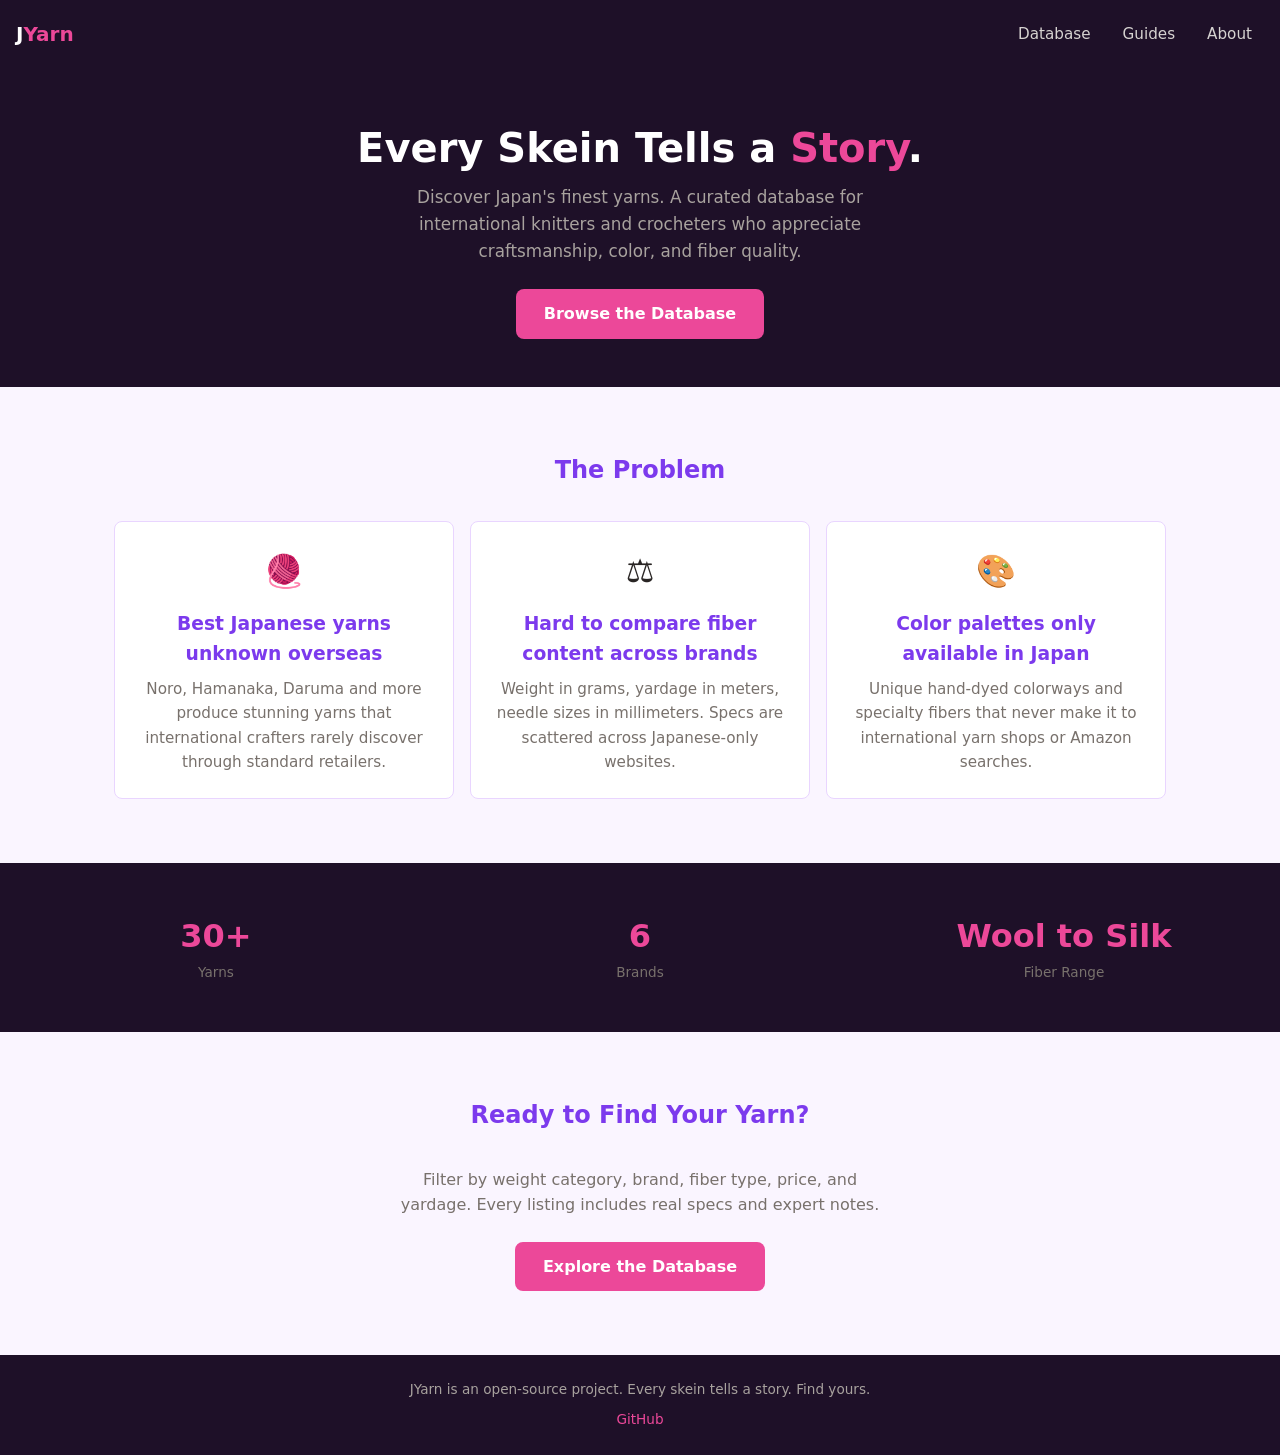
<file: index.html>
<!DOCTYPE html>
<html lang="en">
<head>
<meta charset="UTF-8">
<meta name="viewport" content="width=device-width,initial-scale=1">
<title>JYarn - Japanese Yarn Curation Database</title>
<meta name="description" content="A curated database of Japanese yarns for international knitters and crocheters. Compare fiber content, yardage, and find your perfect skein.">
<meta property="og:title" content="JYarn - Japanese Yarn Curation Database">
<meta property="og:description" content="A curated database of Japanese yarns for international knitters and crocheters.">
<meta property="og:type" content="website">
<meta property="og:url" content="https://humancronadmin.github.io/j-yarn/">
<link rel="canonical" href="https://humancronadmin.github.io/j-yarn/">
<link rel="icon" href="favicon.svg" type="image/svg+xml">
<link rel="stylesheet" href="css/style.css">
<script async src="https://www.googletagmanager.com/gtag/js?id=G-MXKH7PSKC2"></script>
<script>window.dataLayer=window.dataLayer||[];function gtag(){dataLayer.push(arguments);}gtag("js",new Date());gtag("config","G-MXKH7PSKC2");</script>
<script type="text/javascript">(function(c,l,a,r,i,t,y){c[a]=c[a]||function(){(c[a].q=c[a].q||[]).push(arguments)};t=l.createElement(r);t.async=1;t.src="https://www.clarity.ms/tag/"+i;y=l.getElementsByTagName(r)[0];y.parentNode.insertBefore(t,y);})(window, document, "clarity", "script", "wa1jxs6bmh");</script>

<script type="application/ld+json">{"@context":"https://schema.org","@type":"WebSite","name":"JYarn","url":"https://humancronadmin.github.io/j-yarn/","description":"JYarn - Japanese yarn brands, knitting needles, crochet hooks, Hamanaka, Clover, Daruma yarn, amigurumi supp","inLanguage":"en","potentialAction":{"@type":"SearchAction","target":{"@type":"EntryPoint","urlTemplate":"https://humancronadmin.github.io/j-yarn/?q={search_term_string}"},"query-input":"required name=search_term_string"}}</script>
<script type="application/ld+json">{"@context":"https://schema.org","@type":"CollectionPage","name":"JYarn","url":"https://humancronadmin.github.io/j-yarn/","description":"JYarn - Japanese yarn brands, knitting needles, crochet hooks, Hamanaka, Clover, Daruma yarn, amigurumi supp","about":{"@type":"Thing","name":"Japanese yarn brands"},"audience":{"@type":"Audience","audienceType":"knitters and crocheters worldwide interested in Japanese yarn and tools"},"isAccessibleForFree":true,"inLanguage":"en"}</script>
<script type="application/ld+json">{"@context":"https://schema.org","@type":"BreadcrumbList","itemListElement":[{"@type":"ListItem","position":1,"name":"Home","item":"https://humancronadmin.github.io/j-yarn/"}]}</script>
</head>
<body>
<nav class="nav">
  <a href="index.html" class="nav-brand">J<span>Yarn</span></a>
  <div class="nav-links">
    <a href="database.html">Database</a>
    <a href="#guides">Guides</a>
    <a href="#about">About</a>
  </div>
</nav>
<section class="hero">
  <h1>Every Skein Tells a <em>Story</em>.</h1>
  <p>Discover Japan's finest yarns. A curated database for international knitters and crocheters who appreciate craftsmanship, color, and fiber quality.</p>
  <a href="database.html" class="btn btn-primary">Browse the Database</a>
</section>
<section class="section">
  <h2 class="section-title">The Problem</h2>
  <div class="problem-grid" id="problems"></div>
</section>
<section class="section" style="background:var(--dark);color:#FFF;max-width:none;padding:48px 16px">
  <div class="stats-row" id="stats"></div>
</section>
<section class="section" style="text-align:center">
  <h2 class="section-title">Ready to Find Your Yarn?</h2>
  <p style="color:var(--muted);margin-bottom:24px;max-width:480px;margin-left:auto;margin-right:auto">Filter by weight category, brand, fiber type, price, and yardage. Every listing includes real specs and expert notes.</p>
  <a href="database.html" class="btn btn-primary">Explore the Database</a>
</section>
<footer class="footer" id="about">
  <p>JYarn is an open-source project. Every skein tells a story. Find yours.</p>
  <p style="margin-top:8px"><a href="https://github.com/humancronadmin">GitHub</a></p>
</footer>
<script>
const problems=[
  {icon:"\uD83E\uDDF6",title:"Best Japanese yarns unknown overseas",desc:"Noro, Hamanaka, Daruma and more produce stunning yarns that international crafters rarely discover through standard retailers."},
  {icon:"\u2696\uFE0F",title:"Hard to compare fiber content across brands",desc:"Weight in grams, yardage in meters, needle sizes in millimeters. Specs are scattered across Japanese-only websites."},
  {icon:"\uD83C\uDFA8",title:"Color palettes only available in Japan",desc:"Unique hand-dyed colorways and specialty fibers that never make it to international yarn shops or Amazon searches."}
];
const stats=[
  {num:"30+",label:"Yarns"},
  {num:"6",label:"Brands"},
  {num:"Wool to Silk",label:"Fiber Range"}
];
document.getElementById("problems").innerHTML=problems.map(p=>`<div class="problem-card"><div class="icon">${p.icon}</div><h3>${p.title}</h3><p>${p.desc}</p></div>`).join("");
document.getElementById("stats").innerHTML=stats.map(s=>`<div class="stat"><div class="num">${s.num}</div><div class="label">${s.label}</div></div>`).join("");
</script>
</body>
</html>
</file>
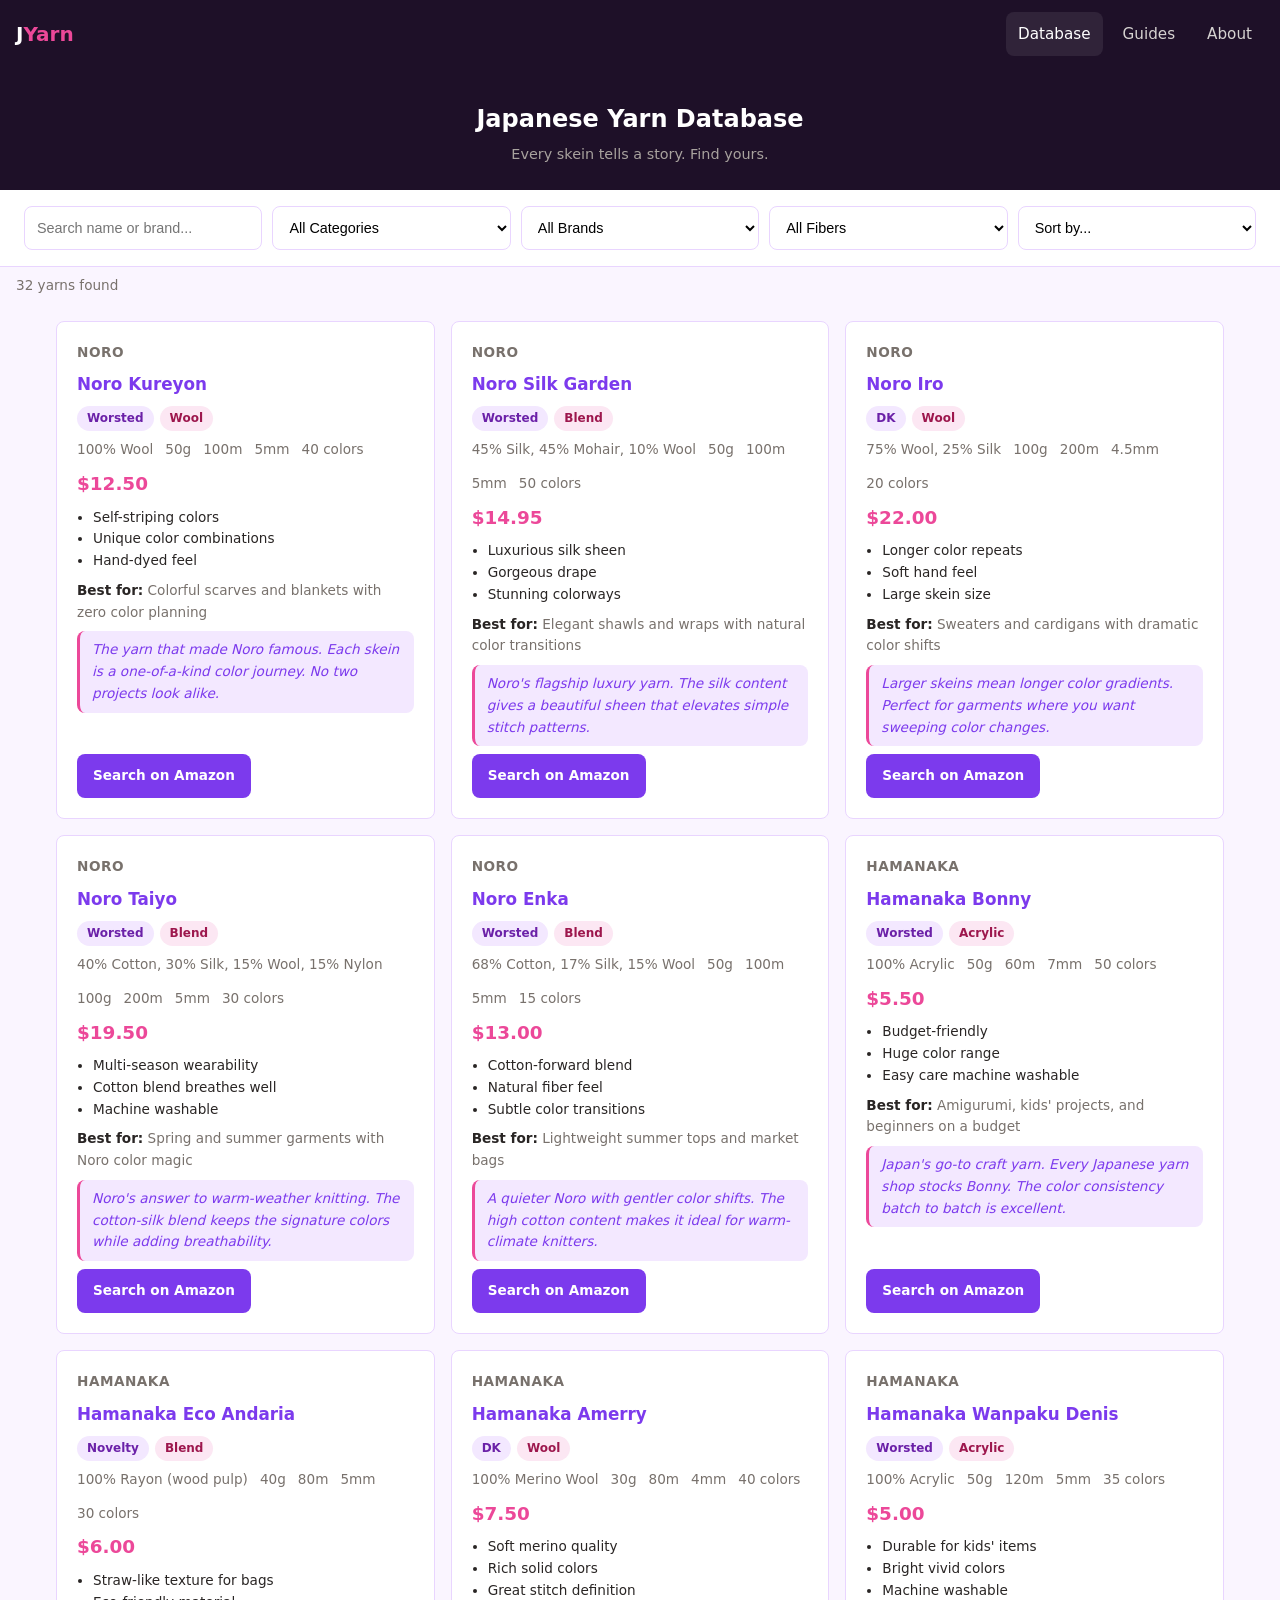
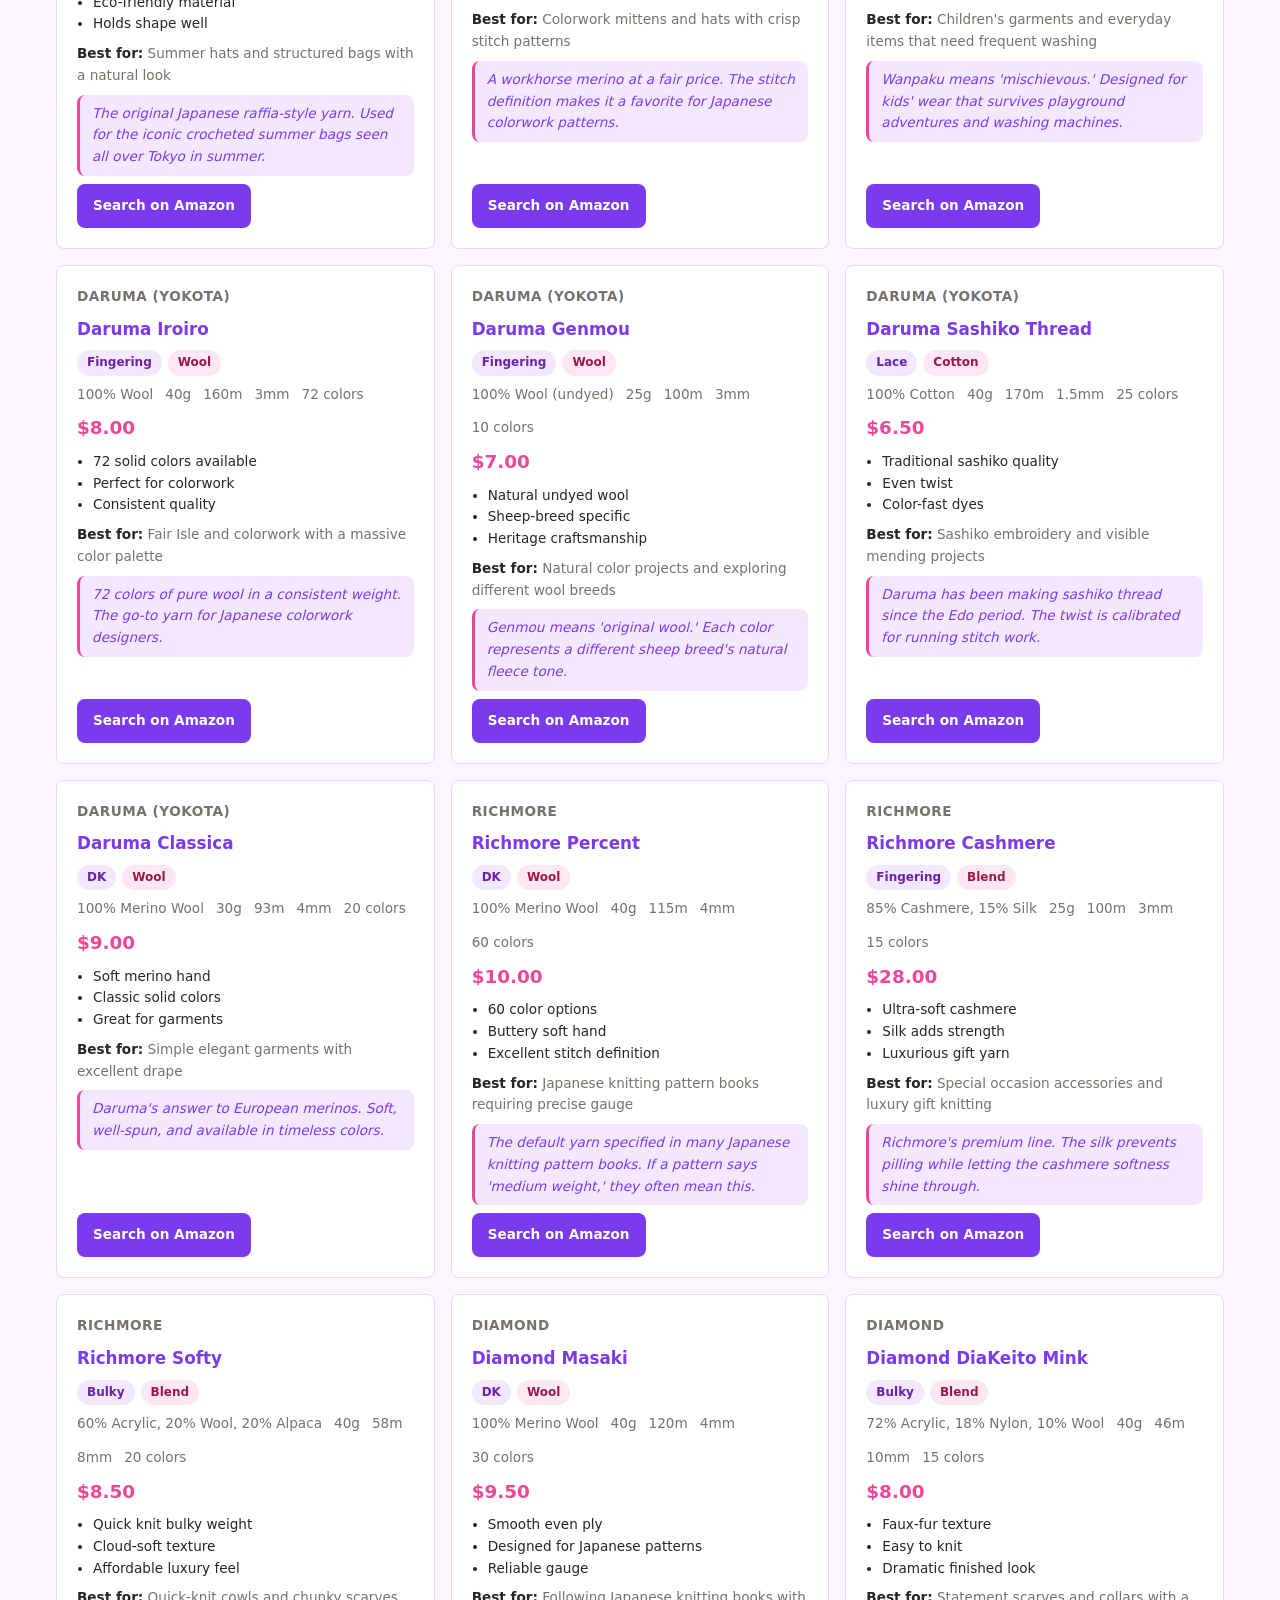
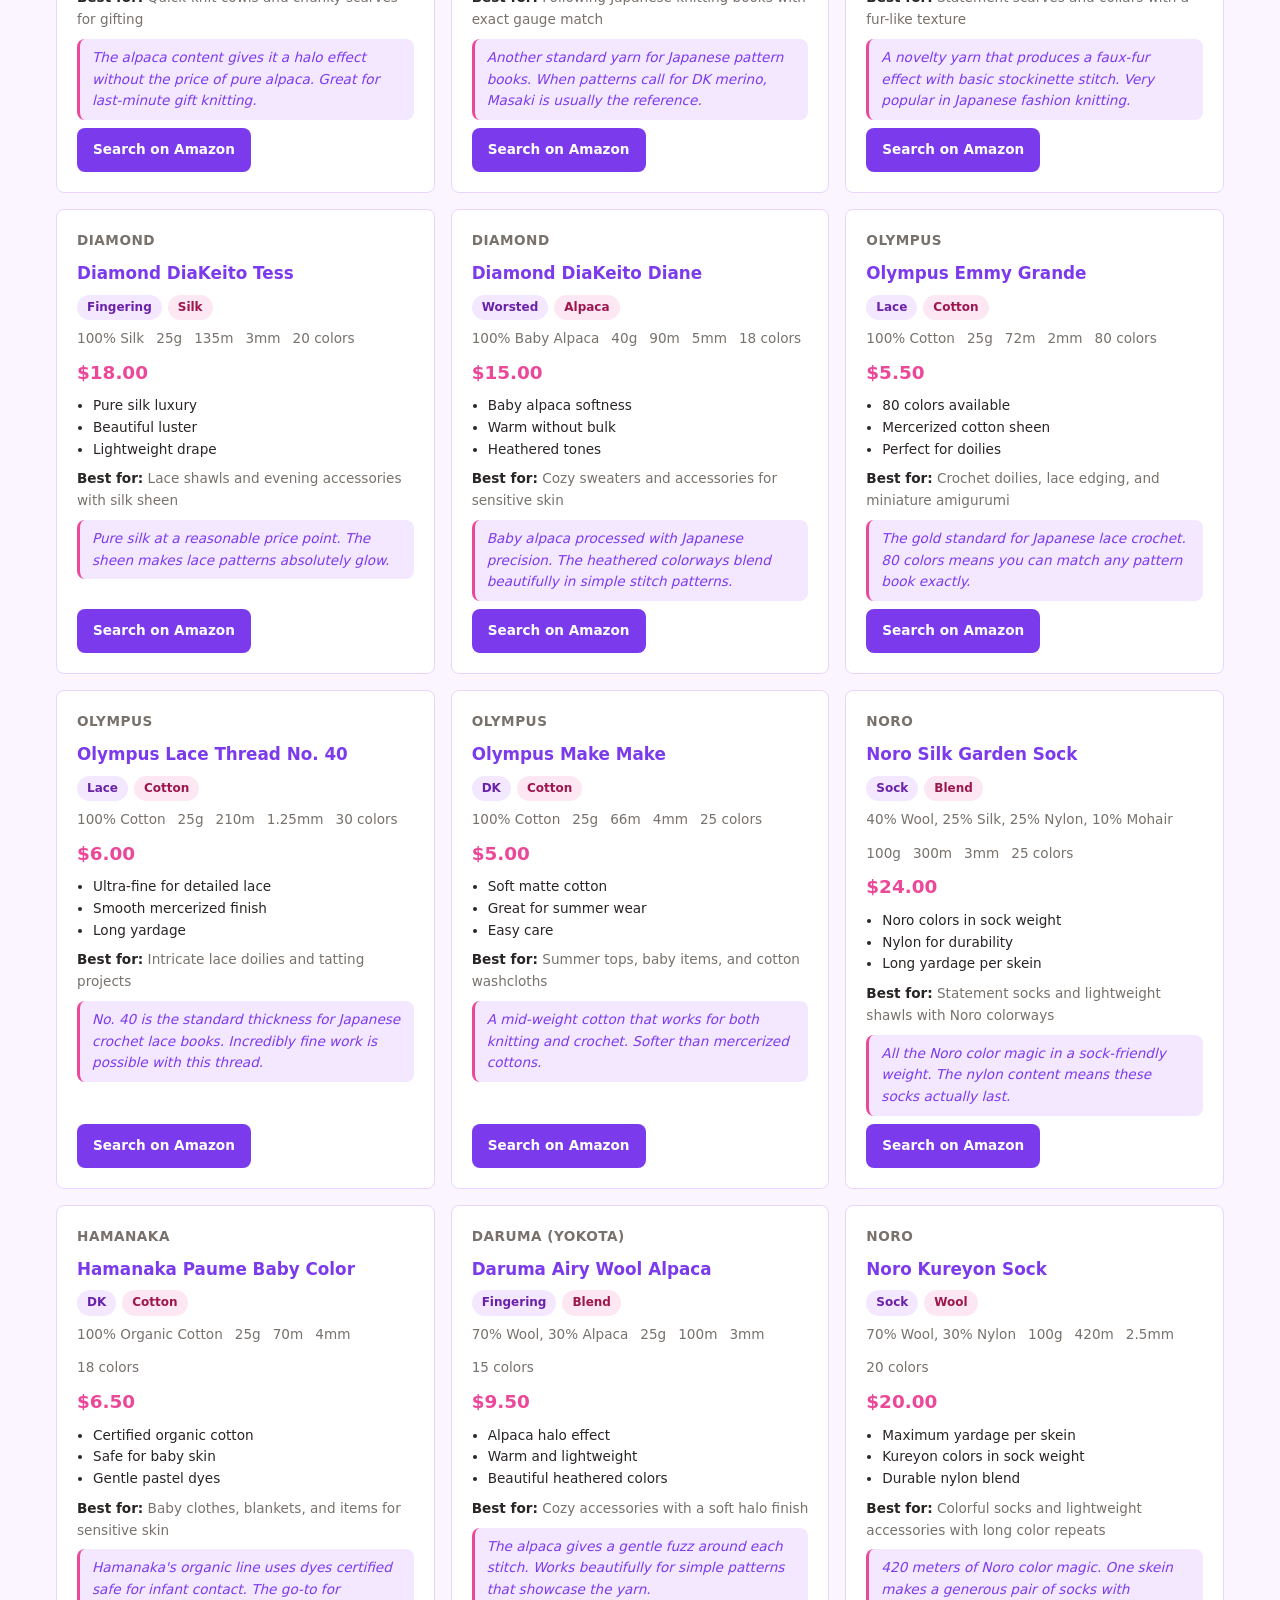
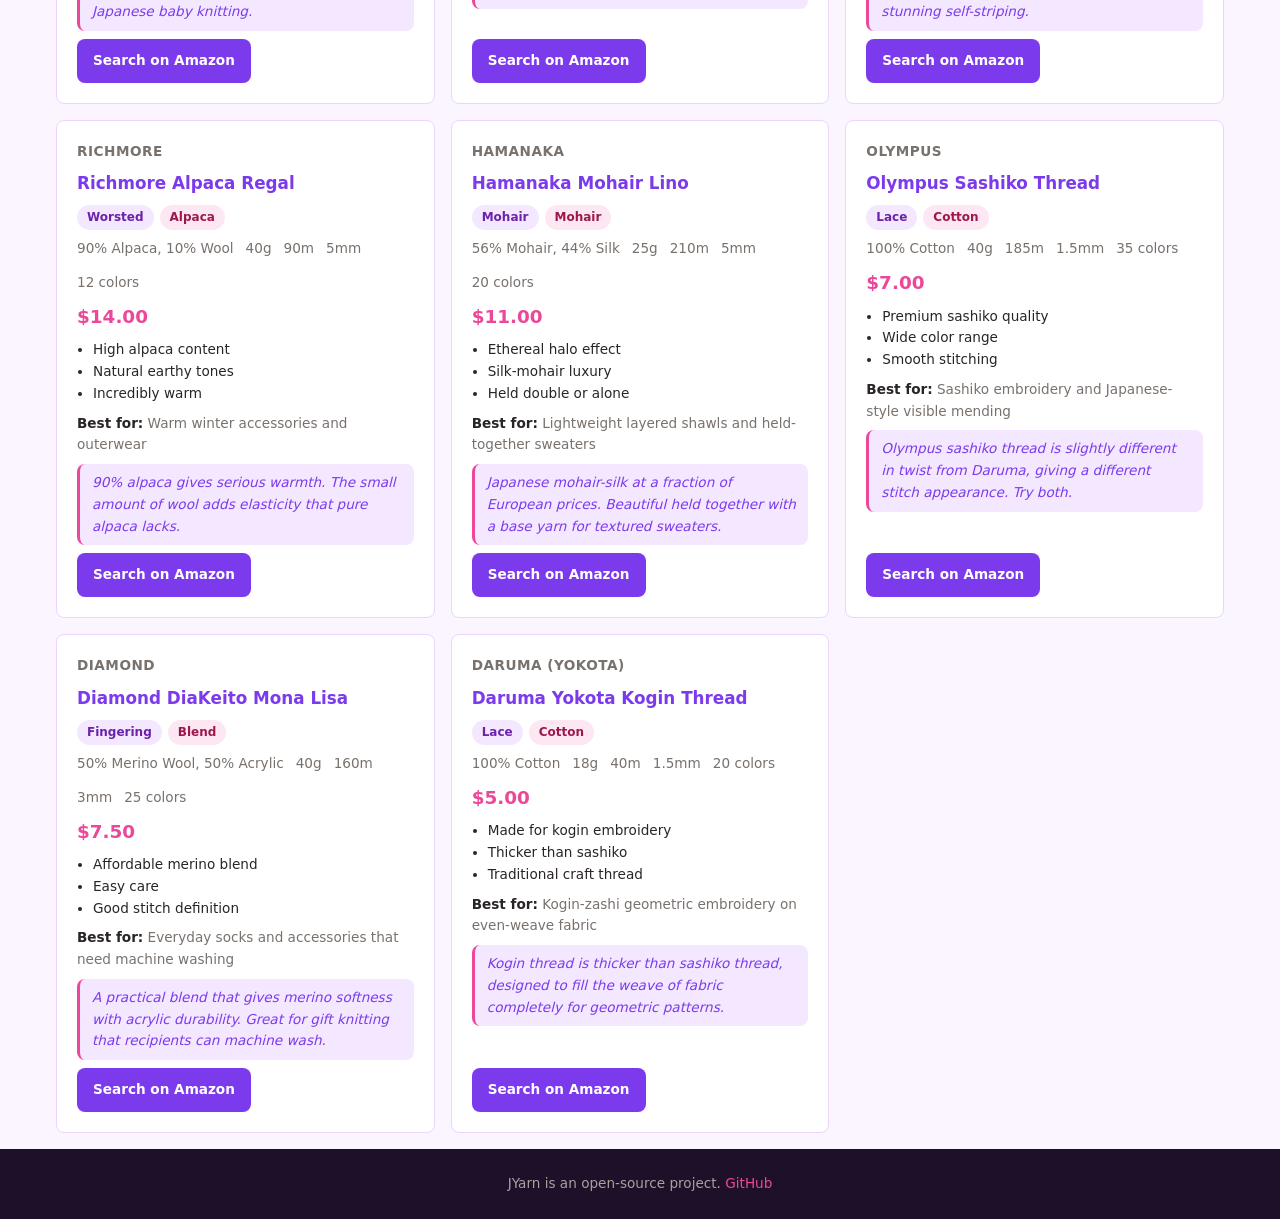
<file: database.html>
<!DOCTYPE html>
<html lang="en">
<head>
<meta charset="UTF-8">
<meta name="viewport" content="width=device-width,initial-scale=1">
<title>Database - JYarn</title>
<meta name="description" content="Browse and filter 30+ Japanese yarns. Compare fiber content, yardage, needle sizes, and prices from Noro, Hamanaka, Daruma, and more.">
<meta property="og:title" content="JYarn - Japanese Yarn Database">
<meta property="og:description" content="Browse and filter 30+ Japanese yarns by weight category, brand, fiber type, and price.">
<meta property="og:type" content="website">
<meta property="og:url" content="https://humancronadmin.github.io/j-yarn/database.html">
<link rel="canonical" href="https://humancronadmin.github.io/j-yarn/database.html">
<link rel="icon" href="favicon.svg" type="image/svg+xml">
<link rel="stylesheet" href="css/style.css">
<script async src="https://www.googletagmanager.com/gtag/js?id=G-MXKH7PSKC2"></script>
<script>window.dataLayer=window.dataLayer||[];function gtag(){dataLayer.push(arguments);}gtag("js",new Date());gtag("config","G-MXKH7PSKC2");</script>
<script type="text/javascript">(function(c,l,a,r,i,t,y){c[a]=c[a]||function(){(c[a].q=c[a].q||[]).push(arguments)};t=l.createElement(r);t.async=1;t.src="https://www.clarity.ms/tag/"+i;y=l.getElementsByTagName(r)[0];y.parentNode.insertBefore(t,y);})(window, document, "clarity", "script", "wa1jxs6bmh");</script>
</head>
<body>
<nav class="nav">
  <a href="index.html" class="nav-brand">J<span>Yarn</span></a>
  <div class="nav-links">
    <a href="database.html" class="active">Database</a>
    <a href="index.html#guides">Guides</a>
    <a href="index.html#about">About</a>
  </div>
</nav>
<div class="db-header">
  <h1>Japanese Yarn Database</h1>
  <p>Every skein tells a story. Find yours.</p>
</div>
<div class="filters">
  <input type="search" id="search" placeholder="Search name or brand...">
  <select id="category"><option value="">All Categories</option></select>
  <select id="brand"><option value="">All Brands</option></select>
  <select id="fiber"><option value="">All Fibers</option></select>
  <select id="sort">
    <option value="">Sort by...</option>
    <option value="price-asc">Price: Low to High</option>
    <option value="price-desc">Price: High to Low</option>
    <option value="yardage-asc">Yardage: Low to High</option>
    <option value="yardage-desc">Yardage: High to Low</option>
  </select>
</div>
<div class="result-count" id="resultCount"></div>
<div class="product-grid" id="grid"></div>
<footer class="footer">
  <p>JYarn is an open-source project. <a href="https://github.com/humancronadmin">GitHub</a></p>
</footer>
<script src="js/database.js"></script>
</body>
</html>
</file>
<file: css/style.css>
*,*::before,*::after{box-sizing:border-box;margin:0;padding:0}
:root{--purple:#7C3AED;--pink:#EC4899;--dark:#1E1028;--light:#FAF5FF;--card:#FFFFFF;--text:#292524;--muted:#78716C;--border:#E9D5FF;--radius:8px}
body{font-family:'Segoe UI',system-ui,-apple-system,sans-serif;color:var(--text);background:var(--light);line-height:1.6}
a{color:var(--purple);text-decoration:none}
a:hover{color:var(--pink)}

/* NAV */
.nav{background:var(--dark);padding:12px 16px;display:flex;align-items:center;justify-content:space-between;position:sticky;top:0;z-index:100}
.nav-brand{color:#FFF;font-size:1.25rem;font-weight:700}
.nav-brand span{color:var(--pink)}
.nav-links{display:flex;gap:8px}
.nav-links a{color:#D6D3D1;font-size:.9rem;padding:10px 12px;min-height:44px;display:flex;align-items:center;border-radius:var(--radius)}
.nav-links a:hover,.nav-links a.active{color:#FFF;background:rgba(255,255,255,.08)}

/* HERO */
.hero{background:var(--dark);color:#FFF;padding:56px 16px 48px;text-align:center}
.hero h1{font-size:2rem;margin-bottom:12px;line-height:1.2}
.hero h1 em{color:var(--pink);font-style:normal}
.hero p{color:#A8A29E;font-size:1.05rem;max-width:520px;margin:0 auto 24px}
.btn{display:inline-flex;align-items:center;justify-content:center;min-height:44px;padding:12px 28px;border-radius:var(--radius);font-weight:600;font-size:1rem;cursor:pointer;border:none;transition:background .2s}
.btn-primary{background:var(--pink);color:#FFF}
.btn-primary:hover{background:#DB2777;color:#FFF}

/* SECTIONS */
.section{padding:48px 16px;max-width:1100px;margin:0 auto}
.section-title{font-size:1.5rem;color:var(--purple);text-align:center;margin-bottom:32px}

/* PROBLEM CARDS */
.problem-grid{display:grid;gap:16px}
.problem-card{background:var(--card);border:1px solid var(--border);border-radius:var(--radius);padding:24px;text-align:center}
.problem-card .icon{font-size:2rem;margin-bottom:12px}
.problem-card h3{color:var(--purple);margin-bottom:8px}
.problem-card p{color:var(--muted);font-size:.95rem}

/* STATS */
.stats-row{display:flex;flex-wrap:wrap;justify-content:center;gap:24px;text-align:center}
.stat{flex:1;min-width:120px}
.stat .num{font-size:2rem;font-weight:700;color:var(--pink)}
.stat .label{font-size:.85rem;color:var(--muted)}

/* FOOTER */
.footer{background:var(--dark);color:#A8A29E;padding:24px 16px;text-align:center;font-size:.85rem}
.footer a{color:var(--pink)}

/* DATABASE PAGE */
.db-header{background:var(--dark);color:#FFF;padding:32px 16px 24px;text-align:center}
.db-header h1{font-size:1.5rem;margin-bottom:4px}
.db-header p{color:#A8A29E;font-size:.9rem}

.filters{background:var(--card);border-bottom:1px solid var(--border);padding:16px;display:flex;flex-wrap:wrap;gap:10px;position:sticky;top:52px;z-index:90}
.filters select,.filters input{min-height:44px;padding:8px 12px;border:1px solid var(--border);border-radius:var(--radius);font-size:.9rem;background:#FFF;flex:1;min-width:140px}
.filters input[type="search"]{min-width:200px}
.result-count{padding:8px 16px;font-size:.85rem;color:var(--muted)}

.product-grid{display:grid;gap:16px;padding:16px;max-width:1200px;margin:0 auto}
.product-card{background:var(--card);border:1px solid var(--border);border-radius:var(--radius);padding:20px;display:flex;flex-direction:column;gap:8px}
.product-card h3{font-size:1.05rem;color:var(--purple)}
.product-card .brand{font-size:.85rem;color:var(--muted);font-weight:600;text-transform:uppercase;letter-spacing:.5px}
.badges{display:flex;flex-wrap:wrap;gap:6px}
.badge{display:inline-block;padding:3px 10px;border-radius:20px;font-size:.75rem;font-weight:600}
.badge-cat{background:#F3E8FF;color:#6B21A8}
.badge-fiber{background:#FCE7F3;color:#9D174D}
.product-meta{display:flex;flex-wrap:wrap;gap:12px;font-size:.85rem;color:var(--muted)}
.product-meta span{display:flex;align-items:center;gap:4px}
.product-price{font-size:1.15rem;font-weight:700;color:var(--pink)}
.product-pros{font-size:.85rem;color:var(--text)}
.product-pros li{margin-left:16px}
.product-best{font-size:.85rem;color:var(--muted)}
.product-best strong{color:var(--text)}
.expert-note{font-size:.85rem;font-style:italic;color:var(--purple);background:#F3E8FF;padding:8px 12px;border-radius:var(--radius);border-left:3px solid var(--pink)}
.product-link{margin-top:auto}
.product-link a{display:inline-flex;align-items:center;justify-content:center;min-height:44px;padding:8px 16px;background:var(--purple);color:#FFF;border-radius:var(--radius);font-size:.85rem;font-weight:600}
.product-link a:hover{background:#6D28D9;color:#FFF}

/* RESPONSIVE */
@media(min-width:480px){
  .hero h1{font-size:2.5rem}
  .problem-grid{grid-template-columns:repeat(3,1fr)}
  .product-grid{grid-template-columns:repeat(2,1fr)}
  .nav-links a{font-size:.95rem}
}
@media(min-width:768px){
  .product-grid{grid-template-columns:repeat(3,1fr)}
  .section{padding:64px 24px}
  .filters{padding:16px 24px}
}
</file>
